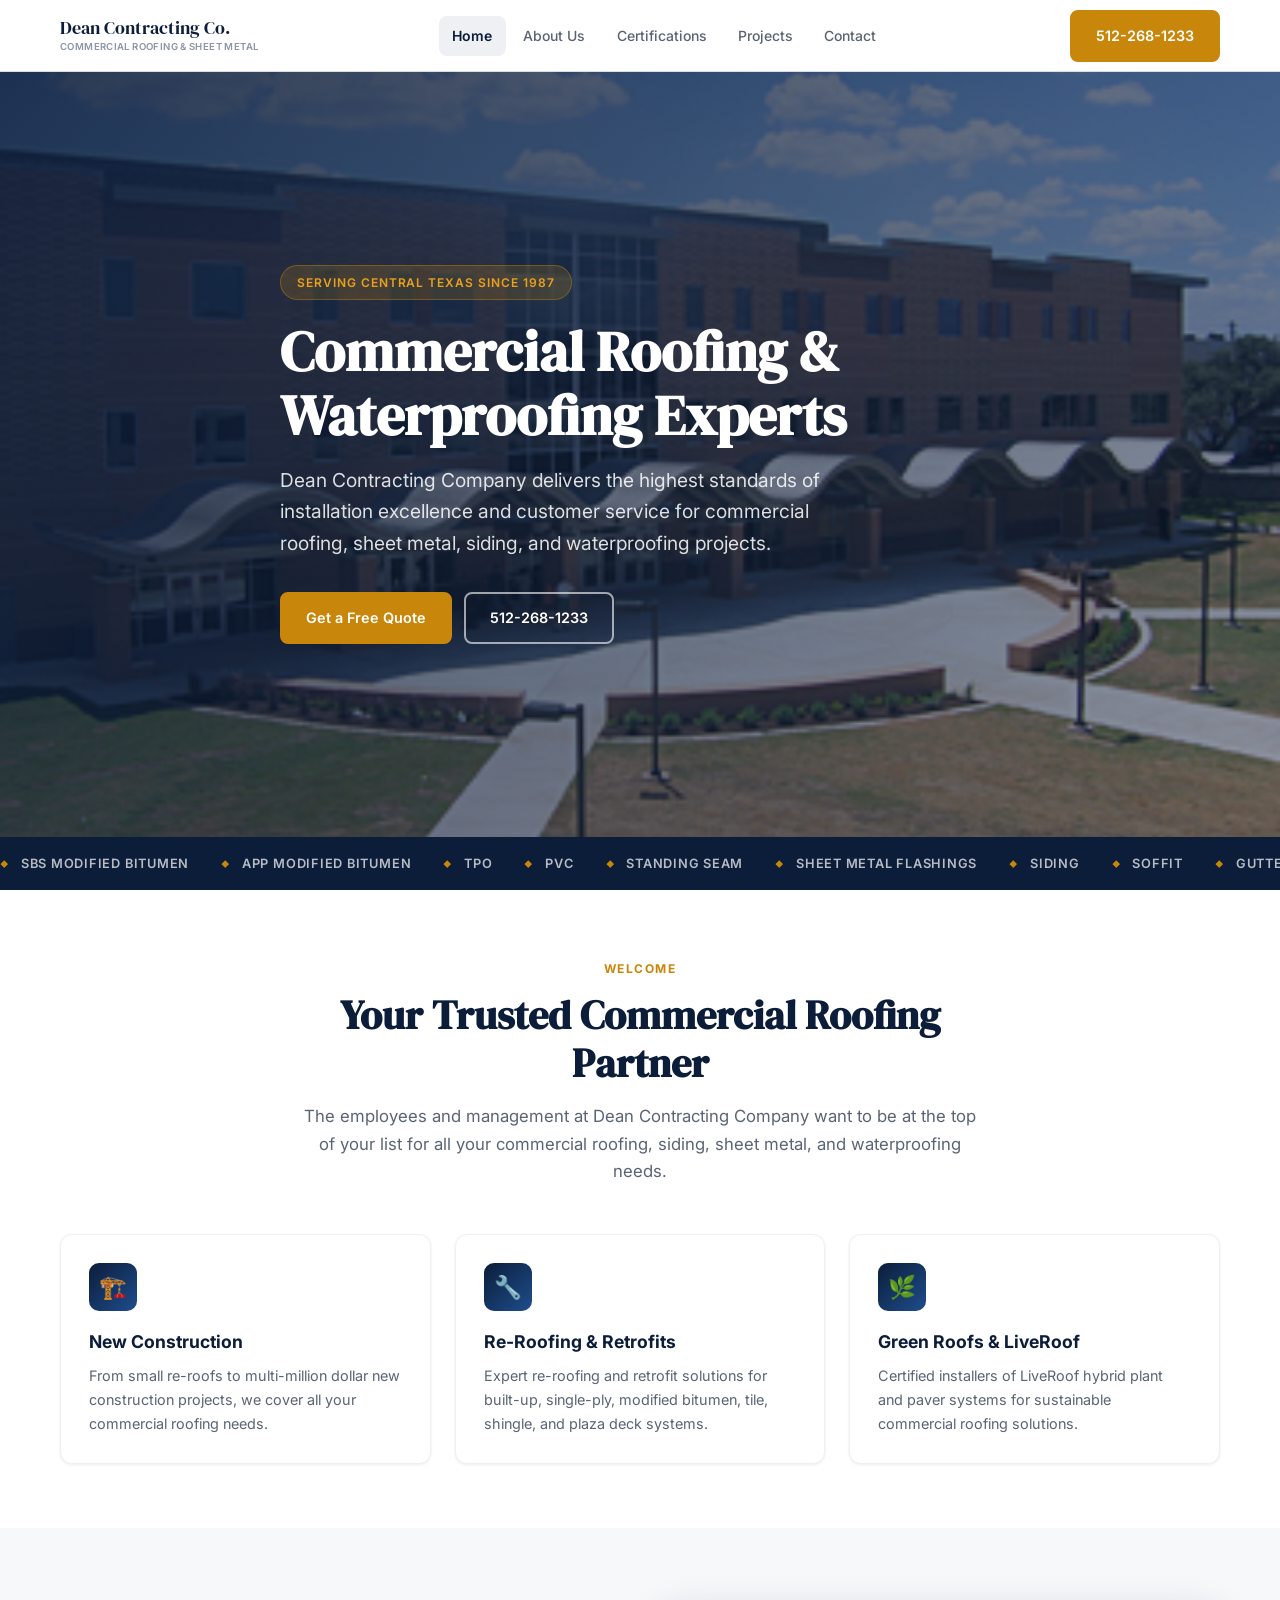
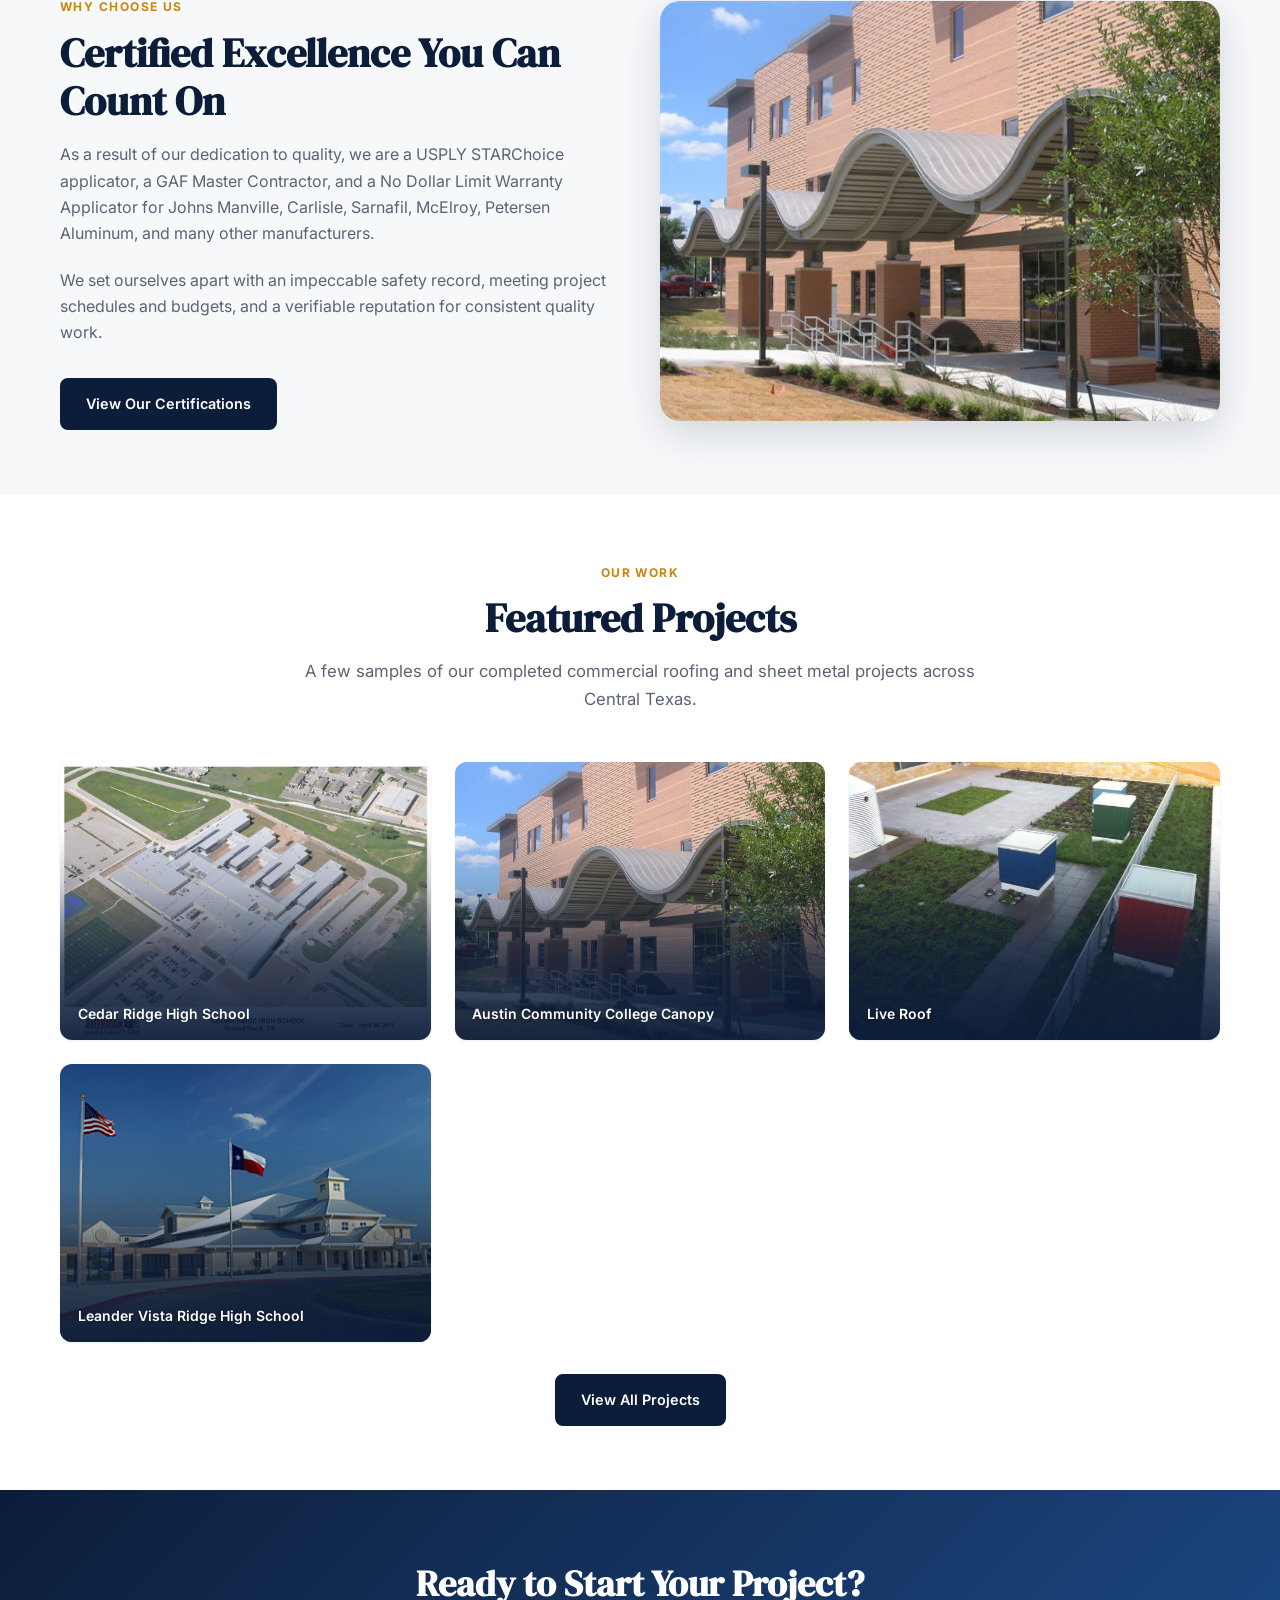
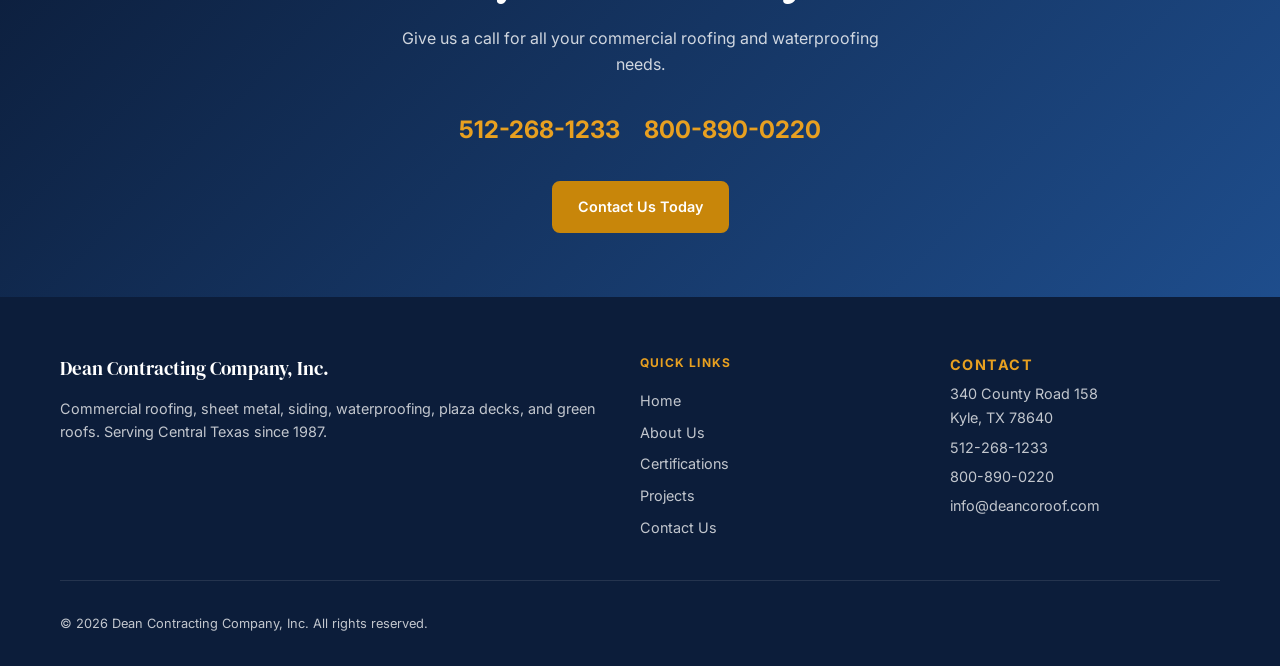
<file: index.html>
<!DOCTYPE html>
<html lang="en">
<head>
  <meta charset="UTF-8">
  <meta name="viewport" content="width=device-width, initial-scale=1.0">
  <meta name="description" content="Dean Contracting Company, Inc. — Commercial roofing, sheet metal, siding, waterproofing, plaza decks, and green roofs in Central Texas since 1987.">
  <title>Dean Contracting Company, Inc. | Commercial Roofing &amp; Sheet Metal</title>
  <link rel="preconnect" href="https://fonts.googleapis.com">
  <link rel="preconnect" href="https://fonts.gstatic.com" crossorigin>
  <link href="https://fonts.googleapis.com/css2?family=DM+Serif+Display&family=Inter:wght@400;500;600;700&display=swap" rel="stylesheet">
  <link rel="stylesheet" href="css/styles.css">
</head>
<body>
  <div id="site-header-slot"></div>

  <section class="hero">
    <div class="hero__bg">
      <img src="images/hero.jpg" alt="Austin Community College South Austin Campus roofing project">
      <div class="hero__overlay"></div>
    </div>
    <div class="container hero__content">
      <span class="hero__badge">Serving Central Texas Since 1987</span>
      <h1 class="hero__title">Commercial Roofing &amp; Waterproofing Experts</h1>
      <p class="hero__subtitle">Dean Contracting Company delivers the highest standards of installation excellence and customer service for commercial roofing, sheet metal, siding, and waterproofing projects.</p>
      <div class="hero__actions">
        <a href="contact.html" class="btn btn--primary">Get a Free Quote</a>
        <a href="tel:5122681233" class="btn btn--outline">512-268-1233</a>
      </div>
    </div>
  </section>

  <div class="services-bar" aria-hidden="true">
    <div class="services-bar__track">
      <span class="services-bar__item">SBS Modified Bitumen</span>
      <span class="services-bar__item">APP Modified Bitumen</span>
      <span class="services-bar__item">TPO</span>
      <span class="services-bar__item">PVC</span>
      <span class="services-bar__item">Standing Seam</span>
      <span class="services-bar__item">Sheet Metal Flashings</span>
      <span class="services-bar__item">Siding</span>
      <span class="services-bar__item">Soffit</span>
      <span class="services-bar__item">Gutters</span>
      <span class="services-bar__item">Scuppers</span>
      <span class="services-bar__item">Retrofits</span>
      <span class="services-bar__item">Custom Fabrications</span>
      <span class="services-bar__item">SBS Modified Bitumen</span>
      <span class="services-bar__item">APP Modified Bitumen</span>
      <span class="services-bar__item">TPO</span>
      <span class="services-bar__item">PVC</span>
      <span class="services-bar__item">Standing Seam</span>
      <span class="services-bar__item">Sheet Metal Flashings</span>
      <span class="services-bar__item">Siding</span>
      <span class="services-bar__item">Soffit</span>
      <span class="services-bar__item">Gutters</span>
      <span class="services-bar__item">Scuppers</span>
      <span class="services-bar__item">Retrofits</span>
      <span class="services-bar__item">Custom Fabrications</span>
    </div>
  </div>

  <section class="section">
    <div class="container">
      <div class="section__header">
        <span class="section__label">Welcome</span>
        <h2 class="section__title">Your Trusted Commercial Roofing Partner</h2>
        <p class="section__desc">The employees and management at Dean Contracting Company want to be at the top of your list for all your commercial roofing, siding, sheet metal, and waterproofing needs.</p>
      </div>
      <div class="card-grid card-grid--3">
        <div class="card">
          <div class="card__icon">🏗️</div>
          <h3 class="card__title">New Construction</h3>
          <p class="card__text">From small re-roofs to multi-million dollar new construction projects, we cover all your commercial roofing needs.</p>
        </div>
        <div class="card">
          <div class="card__icon">🔧</div>
          <h3 class="card__title">Re-Roofing &amp; Retrofits</h3>
          <p class="card__text">Expert re-roofing and retrofit solutions for built-up, single-ply, modified bitumen, tile, shingle, and plaza deck systems.</p>
        </div>
        <div class="card">
          <div class="card__icon">🌿</div>
          <h3 class="card__title">Green Roofs &amp; LiveRoof</h3>
          <p class="card__text">Certified installers of LiveRoof hybrid plant and paver systems for sustainable commercial roofing solutions.</p>
        </div>
      </div>
    </div>
  </section>

  <section class="section section--alt">
    <div class="container">
      <div class="two-col">
        <div>
          <span class="section__label">Why Choose Us</span>
          <h2 class="section__title">Certified Excellence You Can Count On</h2>
          <div class="prose">
            <p>As a result of our dedication to quality, we are a USPLY STARChoice applicator, a GAF Master Contractor, and a No Dollar Limit Warranty Applicator for Johns Manville, Carlisle, Sarnafil, McElroy, Petersen Aluminum, and many other manufacturers.</p>
            <p>We set ourselves apart with an impeccable safety record, meeting project schedules and budgets, and a verifiable reputation for consistent quality work.</p>
          </div>
          <a href="certifications.html" class="btn btn--navy mt-2">View Our Certifications</a>
        </div>
        <div class="two-col__image">
          <img src="images/projects/austin-community-college-canopy.jpg" alt="Austin Community College canopy project">
        </div>
      </div>
    </div>
  </section>

  <section class="section">
    <div class="container">
      <div class="section__header">
        <span class="section__label">Our Work</span>
        <h2 class="section__title">Featured Projects</h2>
        <p class="section__desc">A few samples of our completed commercial roofing and sheet metal projects across Central Texas.</p>
      </div>
      <div class="gallery" id="home-project-preview"></div>
      <p class="text-center mt-2">
        <a href="projects.html" class="btn btn--navy">View All Projects</a>
      </p>
    </div>
  </section>

  <section class="cta-banner">
    <div class="container">
      <h2 class="cta-banner__title">Ready to Start Your Project?</h2>
      <p class="cta-banner__desc">Give us a call for all your commercial roofing and waterproofing needs.</p>
      <div class="cta-banner__phones">
        <span class="cta-banner__phone"><a href="tel:5122681233">512-268-1233</a></span>
        <span class="cta-banner__phone"><a href="tel:8008900220">800-890-0220</a></span>
      </div>
      <a href="contact.html" class="btn btn--primary">Contact Us Today</a>
    </div>
  </section>

  <div id="site-footer-slot"></div>
  <script src="js/main.js"></script>
</body>
</html>
</file>
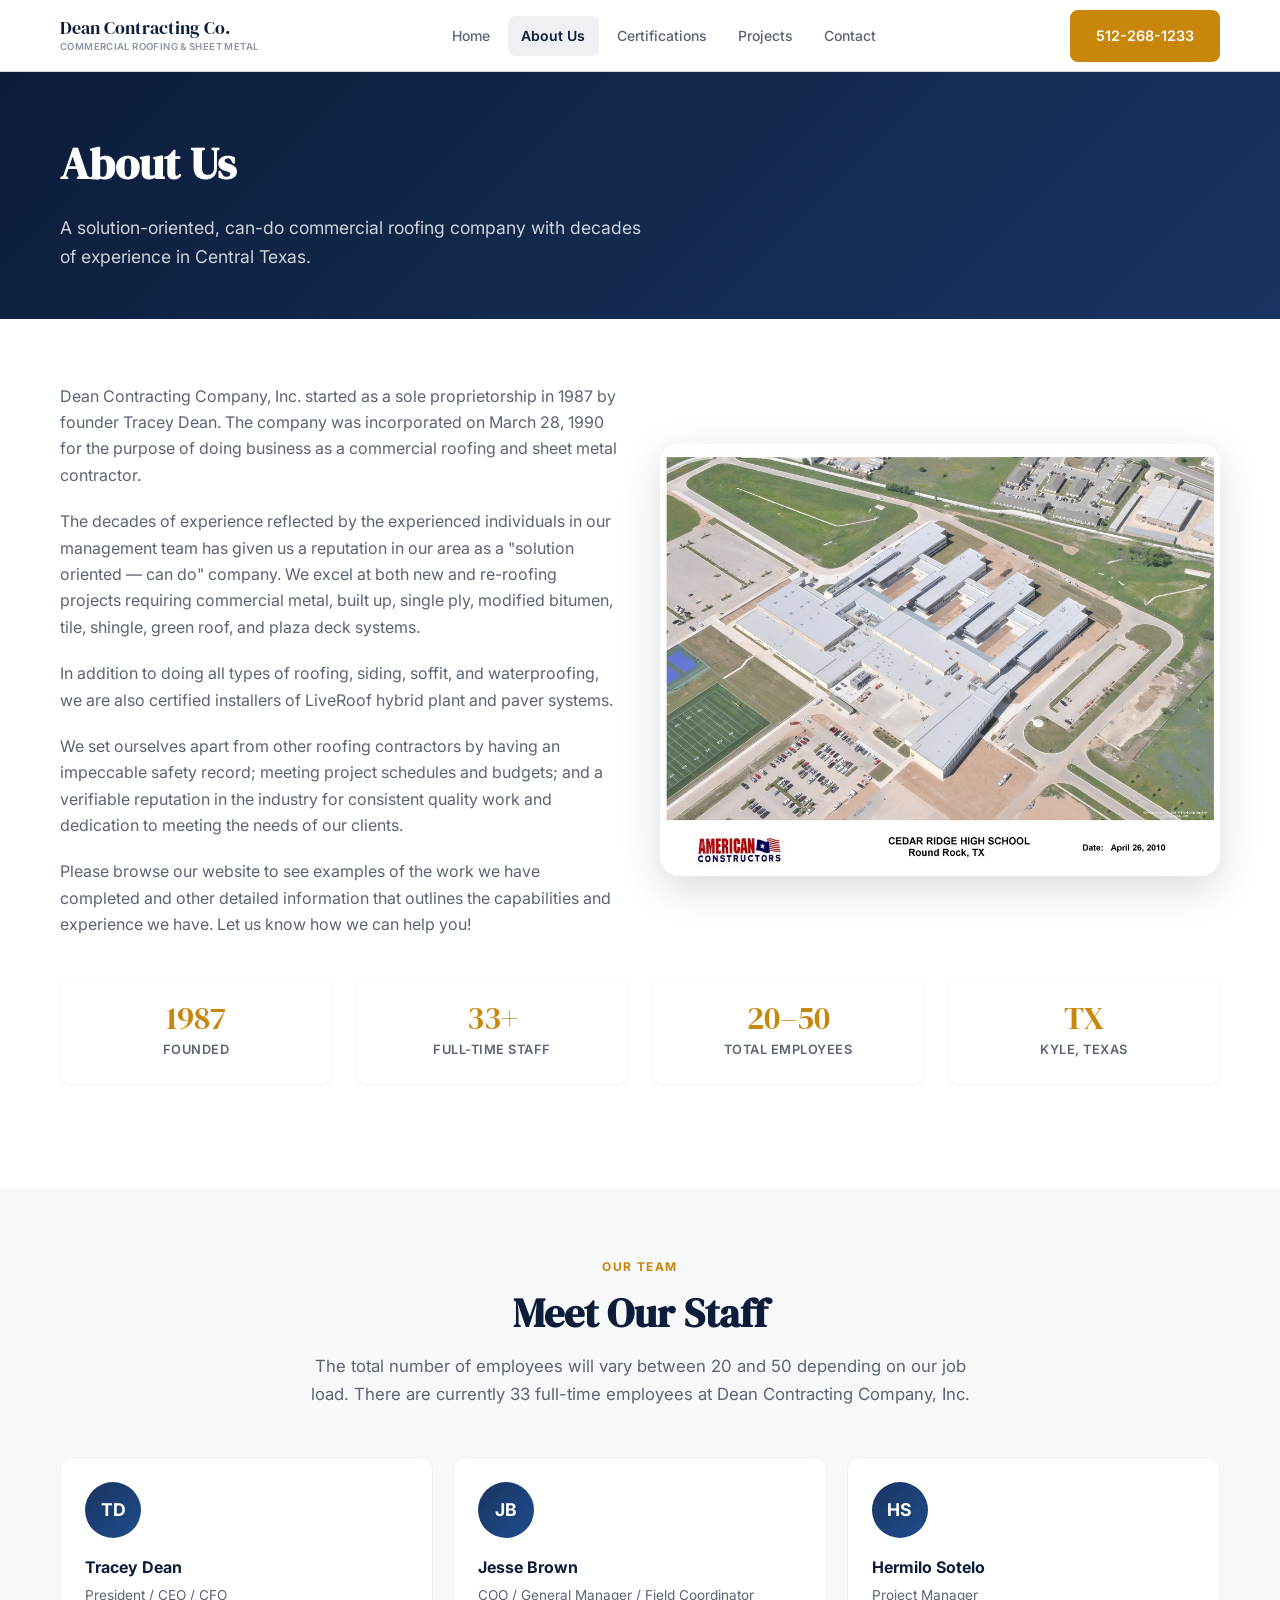
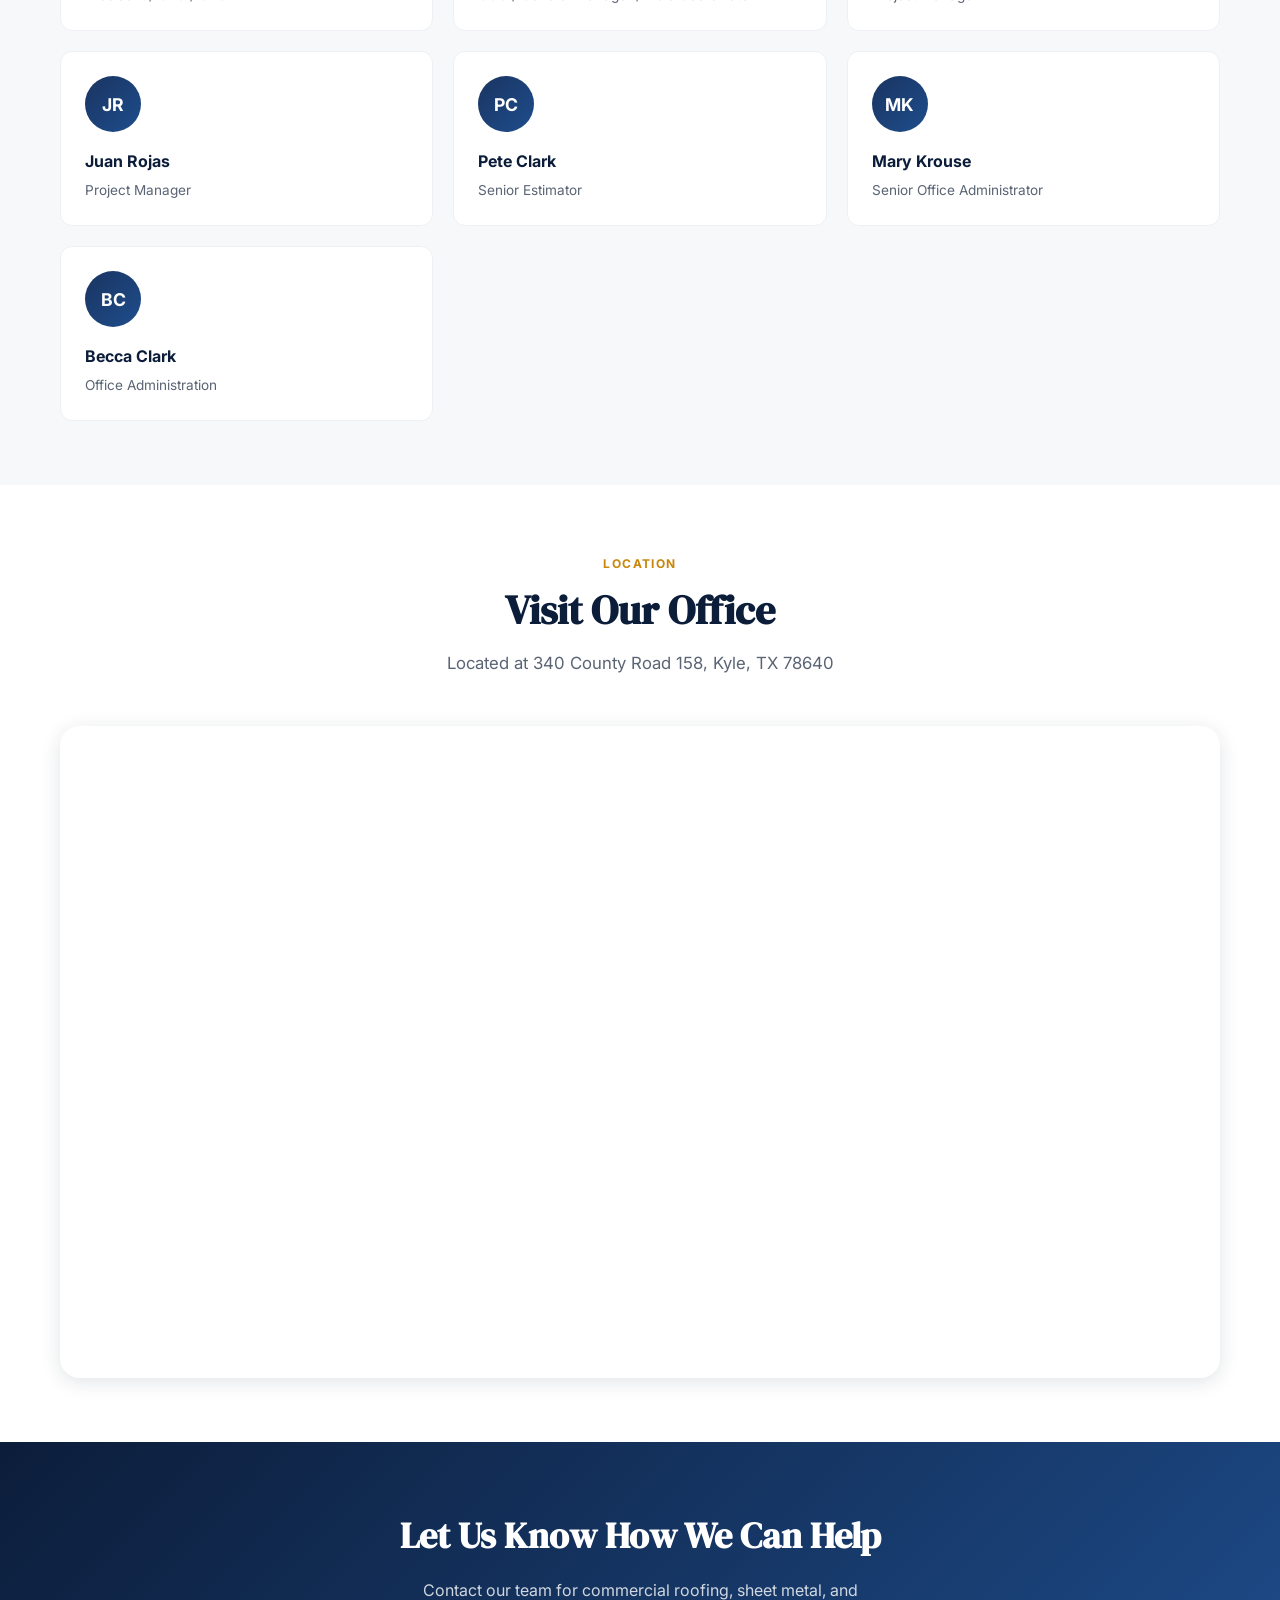
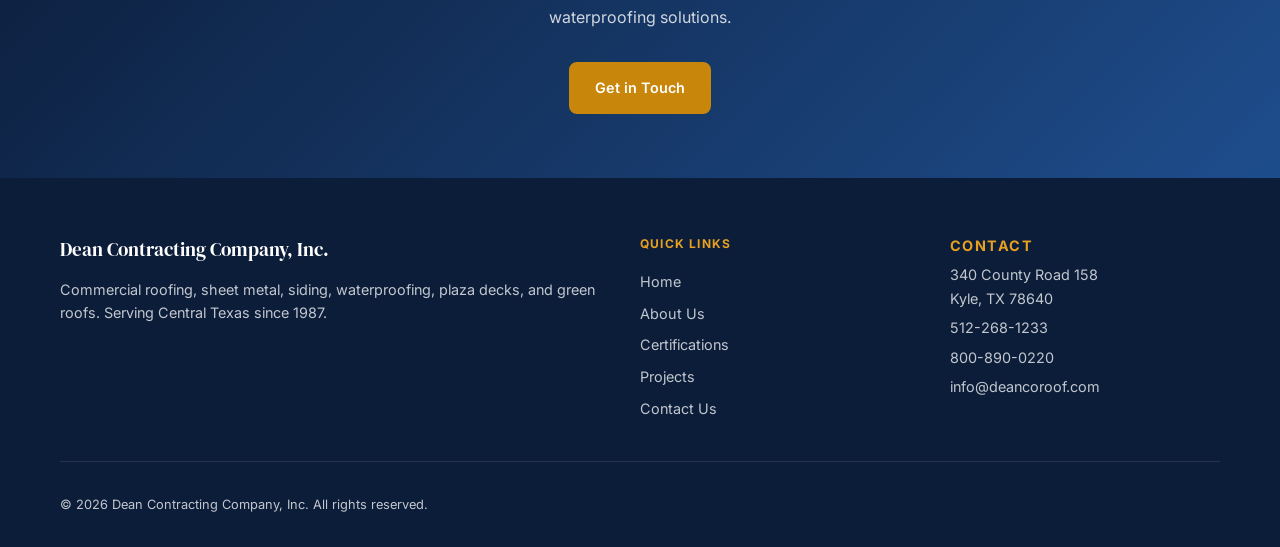
<file: about.html>
<!DOCTYPE html>
<html lang="en">
<head>
  <meta charset="UTF-8">
  <meta name="viewport" content="width=device-width, initial-scale=1.0">
  <meta name="description" content="Learn about Dean Contracting Company — a solution-oriented commercial roofing contractor serving Central Texas since 1987.">
  <title>About Us | Dean Contracting Company, Inc.</title>
  <link rel="preconnect" href="https://fonts.googleapis.com">
  <link rel="preconnect" href="https://fonts.gstatic.com" crossorigin>
  <link href="https://fonts.googleapis.com/css2?family=DM+Serif+Display&family=Inter:wght@400;500;600;700&display=swap" rel="stylesheet">
  <link rel="stylesheet" href="css/styles.css">
</head>
<body>
  <div id="site-header-slot"></div>

  <section class="page-hero">
    <div class="container">
      <h1 class="page-hero__title">About Us</h1>
      <p class="page-hero__desc">A solution-oriented, can-do commercial roofing company with decades of experience in Central Texas.</p>
    </div>
  </section>

  <section class="section">
    <div class="container">
      <div class="two-col">
        <div class="prose">
          <p>Dean Contracting Company, Inc. started as a sole proprietorship in 1987 by founder Tracey Dean. The company was incorporated on March 28, 1990 for the purpose of doing business as a commercial roofing and sheet metal contractor.</p>
          <p>The decades of experience reflected by the experienced individuals in our management team has given us a reputation in our area as a "solution oriented — can do" company. We excel at both new and re-roofing projects requiring commercial metal, built up, single ply, modified bitumen, tile, shingle, green roof, and plaza deck systems.</p>
          <p>In addition to doing all types of roofing, siding, soffit, and waterproofing, we are also certified installers of LiveRoof hybrid plant and paver systems.</p>
          <p>We set ourselves apart from other roofing contractors by having an impeccable safety record; meeting project schedules and budgets; and a verifiable reputation in the industry for consistent quality work and dedication to meeting the needs of our clients.</p>
          <p>Please browse our website to see examples of the work we have completed and other detailed information that outlines the capabilities and experience we have. Let us know how we can help you!</p>
        </div>
        <div class="two-col__image">
          <img src="images/projects/cedar-ridge-high-school.jpg" alt="Cedar Ridge High School roofing project">
        </div>
      </div>

      <div class="stats-row">
        <div class="stat">
          <p class="stat__number">1987</p>
          <p class="stat__label">Founded</p>
        </div>
        <div class="stat">
          <p class="stat__number">33+</p>
          <p class="stat__label">Full-Time Staff</p>
        </div>
        <div class="stat">
          <p class="stat__number">20–50</p>
          <p class="stat__label">Total Employees</p>
        </div>
        <div class="stat">
          <p class="stat__number">TX</p>
          <p class="stat__label">Kyle, Texas</p>
        </div>
      </div>
    </div>
  </section>

  <section class="section section--alt">
    <div class="container">
      <div class="section__header">
        <span class="section__label">Our Team</span>
        <h2 class="section__title">Meet Our Staff</h2>
        <p class="section__desc">The total number of employees will vary between 20 and 50 depending on our job load. There are currently 33 full-time employees at Dean Contracting Company, Inc.</p>
      </div>
      <div class="team-grid">
        <div class="team-card">
          <div class="team-card__avatar">TD</div>
          <p class="team-card__name">Tracey Dean</p>
          <p class="team-card__role">President / CEO / CFO</p>
        </div>
        <div class="team-card">
          <div class="team-card__avatar">JB</div>
          <p class="team-card__name">Jesse Brown</p>
          <p class="team-card__role">COO / General Manager / Field Coordinator</p>
        </div>
        <div class="team-card">
          <div class="team-card__avatar">HS</div>
          <p class="team-card__name">Hermilo Sotelo</p>
          <p class="team-card__role">Project Manager</p>
        </div>
        <div class="team-card">
          <div class="team-card__avatar">JR</div>
          <p class="team-card__name">Juan Rojas</p>
          <p class="team-card__role">Project Manager</p>
        </div>
        <div class="team-card">
          <div class="team-card__avatar">PC</div>
          <p class="team-card__name">Pete Clark</p>
          <p class="team-card__role">Senior Estimator</p>
        </div>
        <div class="team-card">
          <div class="team-card__avatar">MK</div>
          <p class="team-card__name">Mary Krouse</p>
          <p class="team-card__role">Senior Office Administrator</p>
        </div>
        <div class="team-card">
          <div class="team-card__avatar">BC</div>
          <p class="team-card__name">Becca Clark</p>
          <p class="team-card__role">Office Administration</p>
        </div>
      </div>
    </div>
  </section>

  <section class="section">
    <div class="container">
      <div class="section__header">
        <span class="section__label">Location</span>
        <h2 class="section__title">Visit Our Office</h2>
        <p class="section__desc">Located at 340 County Road 158, Kyle, TX 78640</p>
      </div>
      <div class="map-container">
        <iframe
          title="Dean Contracting Company location map"
          loading="lazy"
          referrerpolicy="no-referrer-when-downgrade"
          src="https://maps.google.com/maps?q=340+County+Road+158,+Kyle,+TX+78640&output=embed">
        </iframe>
      </div>
    </div>
  </section>

  <section class="cta-banner">
    <div class="container">
      <h2 class="cta-banner__title">Let Us Know How We Can Help</h2>
      <p class="cta-banner__desc">Contact our team for commercial roofing, sheet metal, and waterproofing solutions.</p>
      <a href="contact.html" class="btn btn--primary">Get in Touch</a>
    </div>
  </section>

  <div id="site-footer-slot"></div>
  <script src="js/main.js"></script>
</body>
</html>
</file>
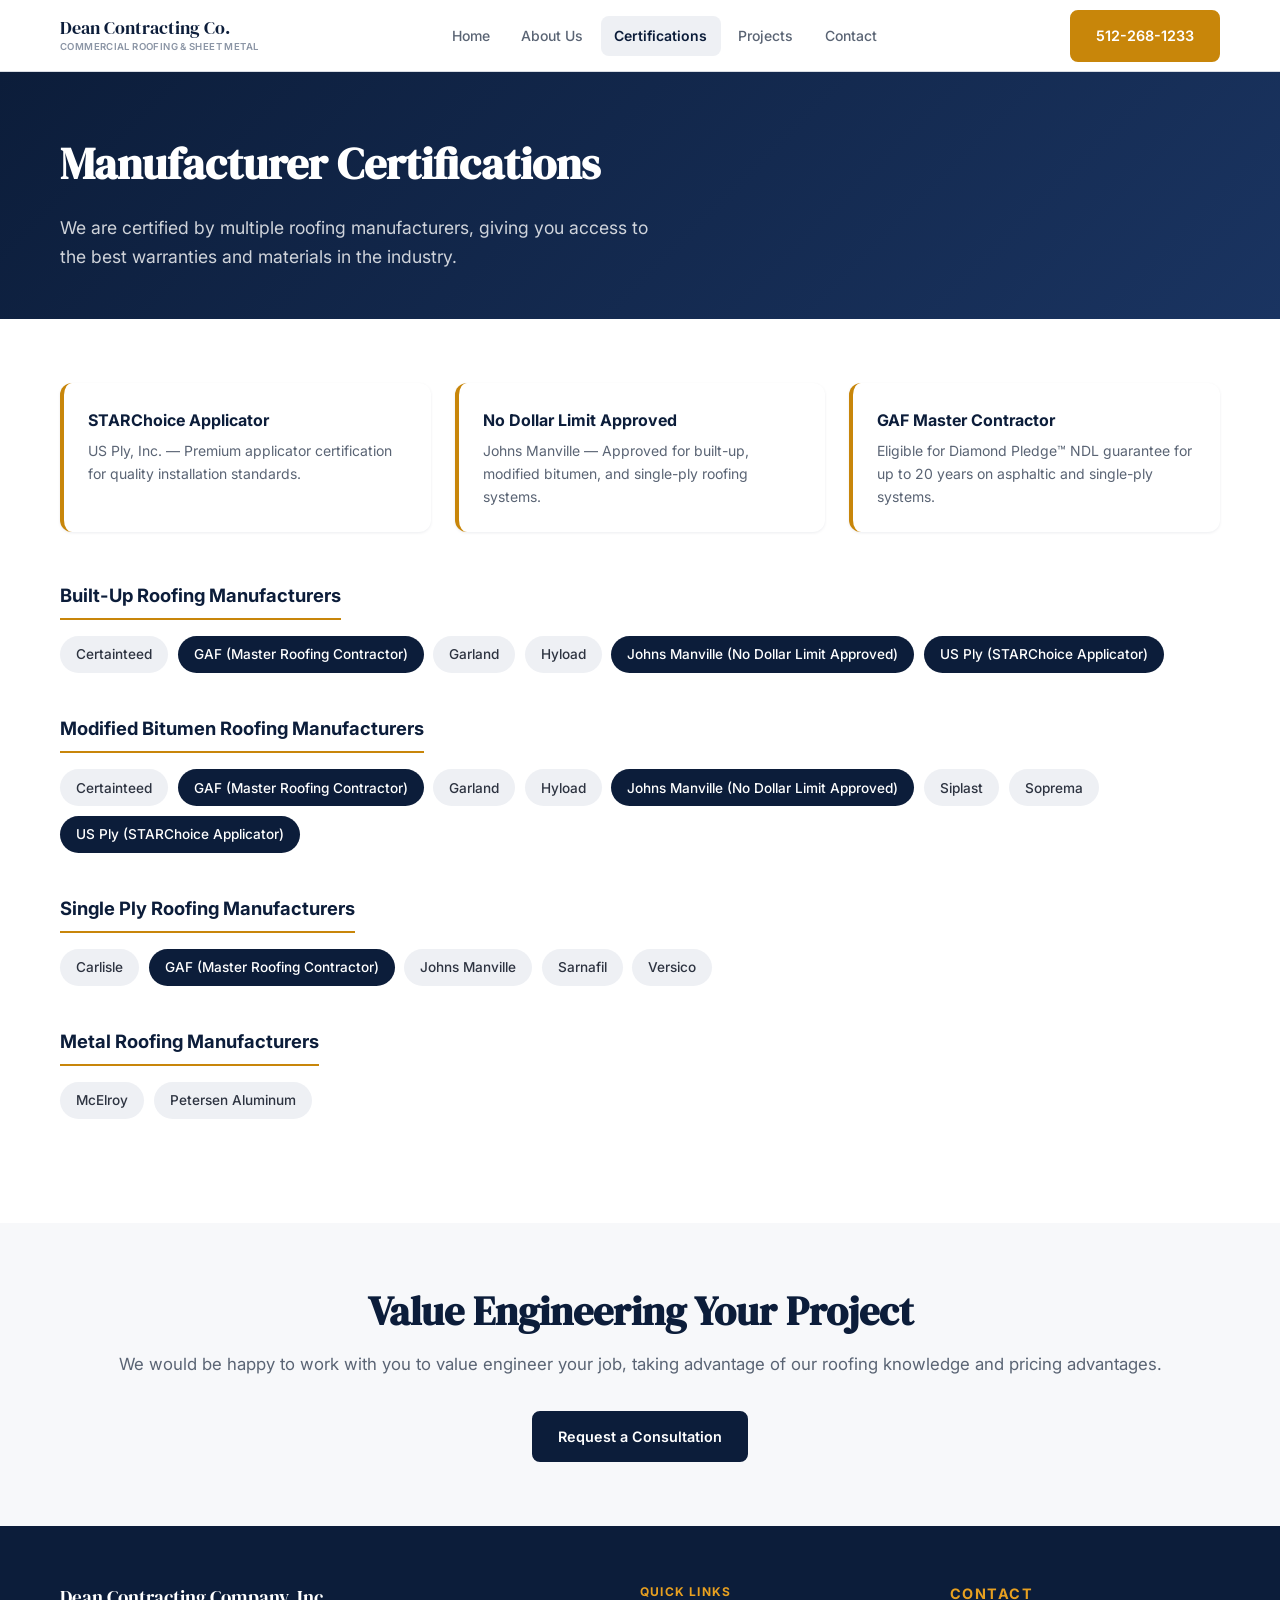
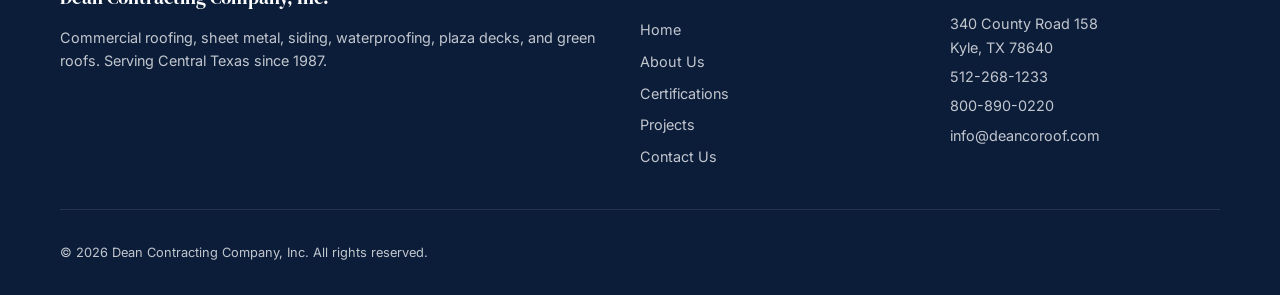
<file: certifications.html>
<!DOCTYPE html>
<html lang="en">
<head>
  <meta charset="UTF-8">
  <meta name="viewport" content="width=device-width, initial-scale=1.0">
  <meta name="description" content="Dean Contracting Company manufacturer certifications — GAF Master Contractor, USPLY STARChoice, Johns Manville NDL, and more.">
  <title>Manufacturer Certifications | Dean Contracting Company, Inc.</title>
  <link rel="preconnect" href="https://fonts.googleapis.com">
  <link rel="preconnect" href="https://fonts.gstatic.com" crossorigin>
  <link href="https://fonts.googleapis.com/css2?family=DM+Serif+Display&family=Inter:wght@400;500;600;700&display=swap" rel="stylesheet">
  <link rel="stylesheet" href="css/styles.css">
</head>
<body>
  <div id="site-header-slot"></div>

  <section class="page-hero">
    <div class="container">
      <h1 class="page-hero__title">Manufacturer Certifications</h1>
      <p class="page-hero__desc">We are certified by multiple roofing manufacturers, giving you access to the best warranties and materials in the industry.</p>
    </div>
  </section>

  <section class="section">
    <div class="container">
      <div class="cert-highlight">
        <div class="cert-badge">
          <p class="cert-badge__title">STARChoice Applicator</p>
          <p class="cert-badge__desc">US Ply, Inc. — Premium applicator certification for quality installation standards.</p>
        </div>
        <div class="cert-badge">
          <p class="cert-badge__title">No Dollar Limit Approved</p>
          <p class="cert-badge__desc">Johns Manville — Approved for built-up, modified bitumen, and single-ply roofing systems.</p>
        </div>
        <div class="cert-badge">
          <p class="cert-badge__title">GAF Master Contractor</p>
          <p class="cert-badge__desc">Eligible for Diamond Pledge™ NDL guarantee for up to 20 years on asphaltic and single-ply systems.</p>
        </div>
      </div>

      <div class="cert-category">
        <h2 class="cert-category__title">Built-Up Roofing Manufacturers</h2>
        <ul class="cert-list">
          <li class="cert-list__item">Certainteed</li>
          <li class="cert-list__item cert-list__item--featured">GAF (Master Roofing Contractor)</li>
          <li class="cert-list__item">Garland</li>
          <li class="cert-list__item">Hyload</li>
          <li class="cert-list__item cert-list__item--featured">Johns Manville (No Dollar Limit Approved)</li>
          <li class="cert-list__item cert-list__item--featured">US Ply (STARChoice Applicator)</li>
        </ul>
      </div>

      <div class="cert-category">
        <h2 class="cert-category__title">Modified Bitumen Roofing Manufacturers</h2>
        <ul class="cert-list">
          <li class="cert-list__item">Certainteed</li>
          <li class="cert-list__item cert-list__item--featured">GAF (Master Roofing Contractor)</li>
          <li class="cert-list__item">Garland</li>
          <li class="cert-list__item">Hyload</li>
          <li class="cert-list__item cert-list__item--featured">Johns Manville (No Dollar Limit Approved)</li>
          <li class="cert-list__item">Siplast</li>
          <li class="cert-list__item">Soprema</li>
          <li class="cert-list__item cert-list__item--featured">US Ply (STARChoice Applicator)</li>
        </ul>
      </div>

      <div class="cert-category">
        <h2 class="cert-category__title">Single Ply Roofing Manufacturers</h2>
        <ul class="cert-list">
          <li class="cert-list__item">Carlisle</li>
          <li class="cert-list__item cert-list__item--featured">GAF (Master Roofing Contractor)</li>
          <li class="cert-list__item">Johns Manville</li>
          <li class="cert-list__item">Sarnafil</li>
          <li class="cert-list__item">Versico</li>
        </ul>
      </div>

      <div class="cert-category">
        <h2 class="cert-category__title">Metal Roofing Manufacturers</h2>
        <ul class="cert-list">
          <li class="cert-list__item">McElroy</li>
          <li class="cert-list__item">Petersen Aluminum</li>
        </ul>
      </div>
    </div>
  </section>

  <section class="section section--alt">
    <div class="container text-center">
      <h2 class="section__title">Value Engineering Your Project</h2>
      <p class="section__desc" style="margin: 0 auto 2rem;">We would be happy to work with you to value engineer your job, taking advantage of our roofing knowledge and pricing advantages.</p>
      <a href="contact.html" class="btn btn--navy">Request a Consultation</a>
    </div>
  </section>

  <div id="site-footer-slot"></div>
  <script src="js/main.js"></script>
</body>
</html>
</file>
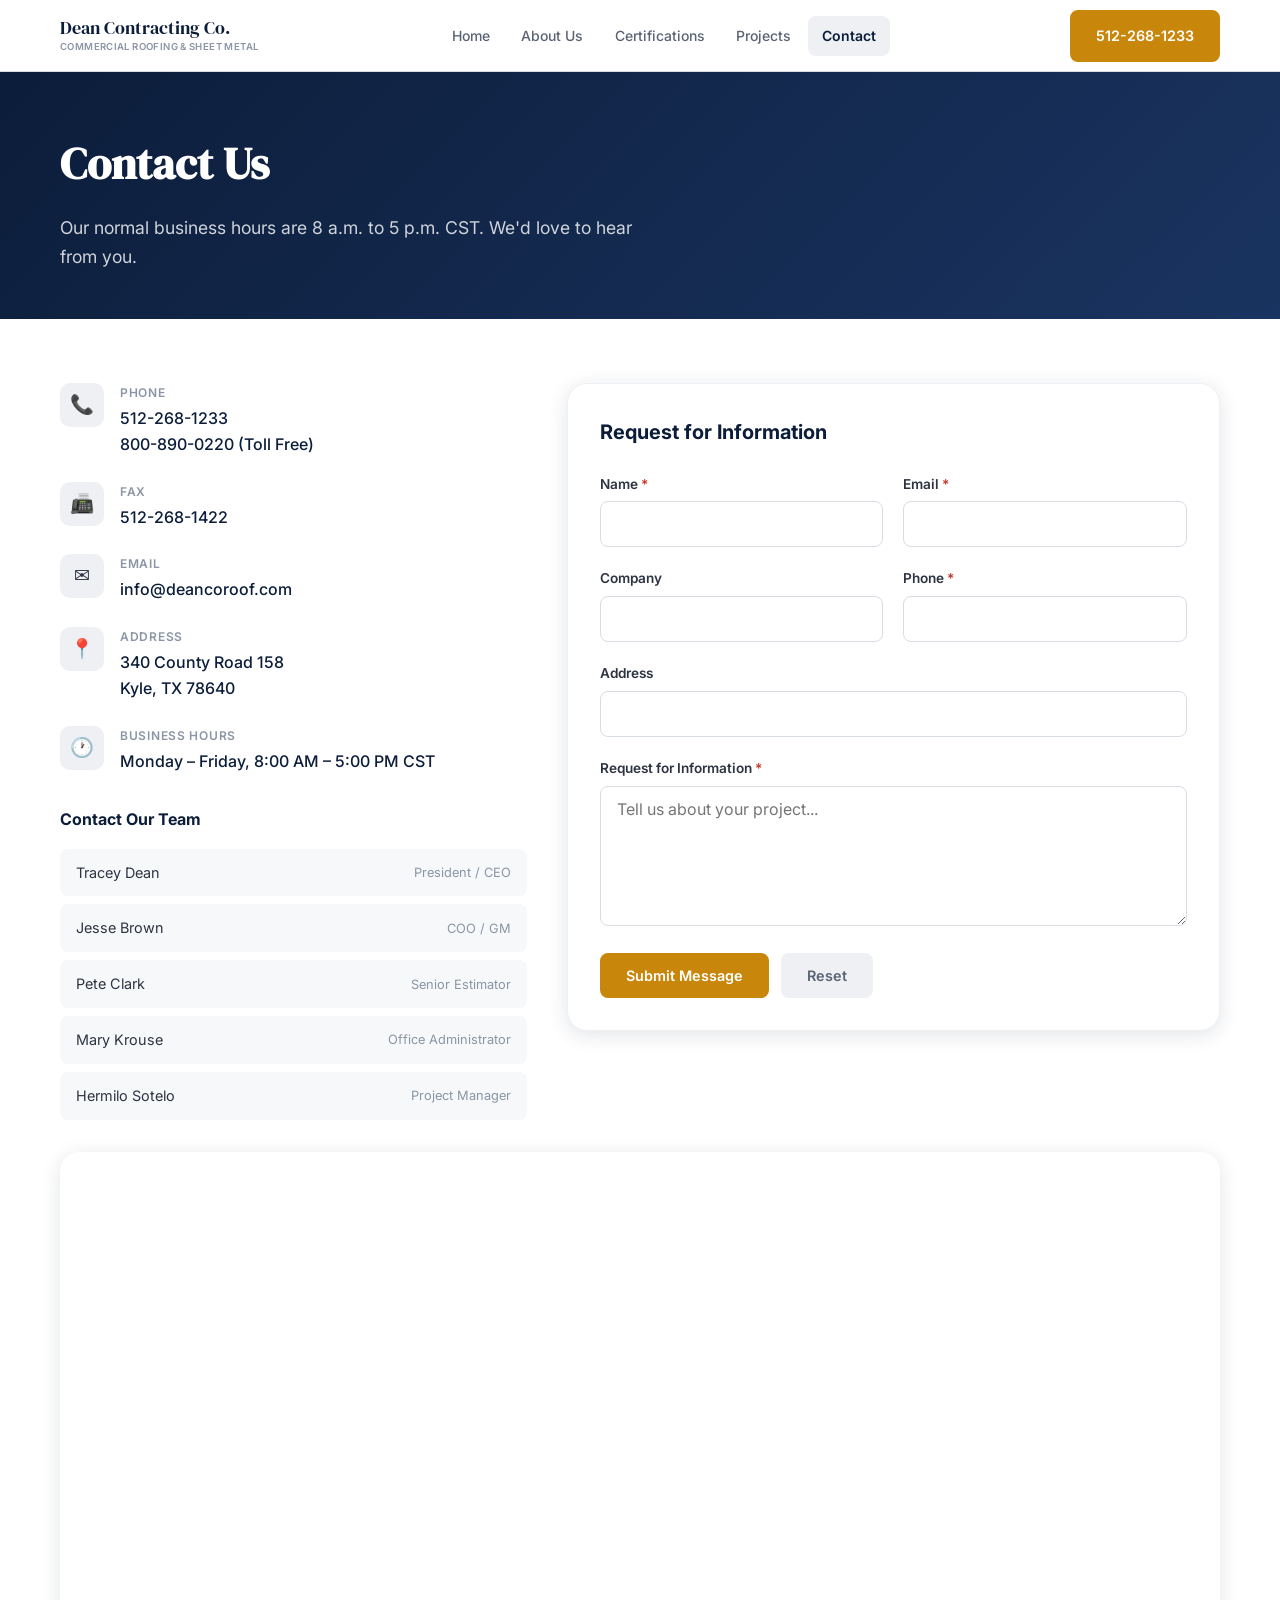
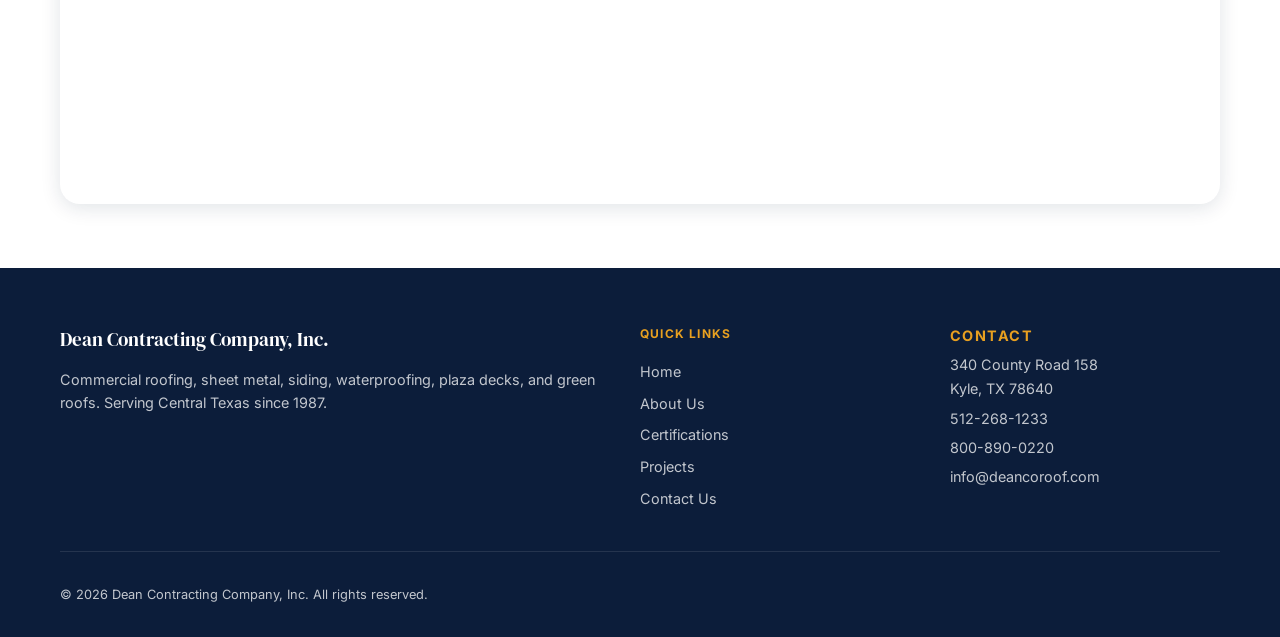
<file: contact.html>
<!DOCTYPE html>
<html lang="en">
<head>
  <meta charset="UTF-8">
  <meta name="viewport" content="width=device-width, initial-scale=1.0">
  <meta name="description" content="Contact Dean Contracting Company in Kyle, TX. Call 512-268-1233 or request information about commercial roofing services.">
  <title>Contact Us | Dean Contracting Company, Inc.</title>
  <link rel="preconnect" href="https://fonts.googleapis.com">
  <link rel="preconnect" href="https://fonts.gstatic.com" crossorigin>
  <link href="https://fonts.googleapis.com/css2?family=DM+Serif+Display&family=Inter:wght@400;500;600;700&display=swap" rel="stylesheet">
  <link rel="stylesheet" href="css/styles.css">
</head>
<body>
  <div id="site-header-slot"></div>

  <section class="page-hero">
    <div class="container">
      <h1 class="page-hero__title">Contact Us</h1>
      <p class="page-hero__desc">Our normal business hours are 8 a.m. to 5 p.m. CST. We'd love to hear from you.</p>
    </div>
  </section>

  <section class="section">
    <div class="container">
      <div class="contact-grid">
        <div class="contact-info">
          <div class="contact-info__item">
            <div class="contact-info__icon">📞</div>
            <div>
              <p class="contact-info__label">Phone</p>
              <p class="contact-info__value"><a href="tel:5122681233">512-268-1233</a></p>
              <p class="contact-info__value"><a href="tel:8008900220">800-890-0220</a> (Toll Free)</p>
            </div>
          </div>
          <div class="contact-info__item">
            <div class="contact-info__icon">📠</div>
            <div>
              <p class="contact-info__label">Fax</p>
              <p class="contact-info__value">512-268-1422</p>
            </div>
          </div>
          <div class="contact-info__item">
            <div class="contact-info__icon">✉️</div>
            <div>
              <p class="contact-info__label">Email</p>
              <p class="contact-info__value"><a href="mailto:info@deancoroof.com">info@deancoroof.com</a></p>
            </div>
          </div>
          <div class="contact-info__item">
            <div class="contact-info__icon">📍</div>
            <div>
              <p class="contact-info__label">Address</p>
              <p class="contact-info__value">340 County Road 158<br>Kyle, TX 78640</p>
            </div>
          </div>
          <div class="contact-info__item">
            <div class="contact-info__icon">🕐</div>
            <div>
              <p class="contact-info__label">Business Hours</p>
              <p class="contact-info__value">Monday – Friday, 8:00 AM – 5:00 PM CST</p>
            </div>
          </div>

          <div class="contact-team">
            <p class="contact-team__title">Contact Our Team</p>
            <div class="contact-team__list">
              <a href="mailto:info@deancoroof.com?subject=Contact%20Tracey%20Dean" class="contact-team__link">
                <span>Tracey Dean</span>
                <span class="contact-team__role">President / CEO</span>
              </a>
              <a href="mailto:info@deancoroof.com?subject=Contact%20Jesse%20Brown" class="contact-team__link">
                <span>Jesse Brown</span>
                <span class="contact-team__role">COO / GM</span>
              </a>
              <a href="mailto:info@deancoroof.com?subject=Contact%20Pete%20Clark" class="contact-team__link">
                <span>Pete Clark</span>
                <span class="contact-team__role">Senior Estimator</span>
              </a>
              <a href="mailto:info@deancoroof.com?subject=Contact%20Mary%20Krouse" class="contact-team__link">
                <span>Mary Krouse</span>
                <span class="contact-team__role">Office Administrator</span>
              </a>
              <a href="mailto:info@deancoroof.com?subject=Contact%20Hermilo%20Sotelo" class="contact-team__link">
                <span>Hermilo Sotelo</span>
                <span class="contact-team__role">Project Manager</span>
              </a>
            </div>
          </div>
        </div>

        <div class="form" id="contact-form-wrapper">
          <h2 class="form__title">Request for Information</h2>
          <div class="form__success" id="form-success">Your email client should open shortly. If it doesn't, please email us directly at info@deancoroof.com.</div>
          <form id="contact-form" novalidate>
            <div class="form__row form__row--2">
              <div class="form__group">
                <label class="form__label form__label--required" for="name">Name</label>
                <input class="form__input" type="text" id="name" name="name" required autocomplete="name">
              </div>
              <div class="form__group">
                <label class="form__label form__label--required" for="email">Email</label>
                <input class="form__input" type="email" id="email" name="email" required autocomplete="email">
              </div>
            </div>
            <div class="form__row form__row--2">
              <div class="form__group">
                <label class="form__label" for="company">Company</label>
                <input class="form__input" type="text" id="company" name="company" autocomplete="organization">
              </div>
              <div class="form__group">
                <label class="form__label form__label--required" for="phone">Phone</label>
                <input class="form__input" type="tel" id="phone" name="phone" required autocomplete="tel">
              </div>
            </div>
            <div class="form__group">
              <label class="form__label" for="address">Address</label>
              <input class="form__input" type="text" id="address" name="address" autocomplete="street-address">
            </div>
            <div class="form__group">
              <label class="form__label form__label--required" for="message">Request for Information</label>
              <textarea class="form__textarea" id="message" name="message" required placeholder="Tell us about your project..."></textarea>
            </div>
            <div class="form__actions">
              <button type="submit" class="btn btn--primary">Submit Message</button>
              <button type="reset" class="btn form__reset">Reset</button>
            </div>
          </form>
        </div>
      </div>

      <div class="map-container">
        <iframe
          title="Driving directions to Dean Contracting Company"
          loading="lazy"
          referrerpolicy="no-referrer-when-downgrade"
          src="https://maps.google.com/maps?q=340+County+Road+158,+Kyle,+TX+78640&output=embed">
        </iframe>
      </div>
    </div>
  </section>

  <div id="site-footer-slot"></div>
  <script src="js/main.js"></script>
</body>
</html>
</file>
<file: css/styles.css>
/* Dean Contracting Company — modern responsive styles */

:root {
  --navy: #0c1d3a;
  --navy-light: #1a3461;
  --blue: #1e4d8c;
  --accent: #c8860a;
  --accent-light: #e8a020;
  --white: #ffffff;
  --off-white: #f7f8fa;
  --gray-100: #eef0f4;
  --gray-200: #d8dce3;
  --gray-400: #8b95a5;
  --gray-600: #5a6474;
  --gray-800: #2d3340;
  --shadow-sm: 0 1px 3px rgba(12, 29, 58, 0.08);
  --shadow-md: 0 4px 20px rgba(12, 29, 58, 0.12);
  --shadow-lg: 0 12px 40px rgba(12, 29, 58, 0.16);
  --radius: 12px;
  --radius-lg: 20px;
  --header-h: 72px;
  --transition: 0.25s ease;
  --font: "Inter", system-ui, -apple-system, sans-serif;
  --font-display: "DM Serif Display", Georgia, serif;
}

*, *::before, *::after {
  box-sizing: border-box;
  margin: 0;
  padding: 0;
}

html {
  scroll-behavior: smooth;
  -webkit-text-size-adjust: 100%;
}

body {
  font-family: var(--font);
  font-size: 1rem;
  line-height: 1.65;
  color: var(--gray-800);
  background: var(--white);
  overflow-x: hidden;
}

img {
  max-width: 100%;
  height: auto;
  display: block;
}

a {
  color: var(--blue);
  text-decoration: none;
  transition: color var(--transition);
}

a:hover {
  color: var(--accent);
}

ul {
  list-style: none;
}

/* ── Layout ── */

.container {
  width: 100%;
  max-width: 1200px;
  margin: 0 auto;
  padding: 0 1.25rem;
}

.section {
  padding: 4rem 0;
}

.section--alt {
  background: var(--off-white);
}

.section__header {
  text-align: center;
  max-width: 680px;
  margin: 0 auto 3rem;
}

.section__label {
  display: inline-block;
  font-size: 0.75rem;
  font-weight: 700;
  letter-spacing: 0.12em;
  text-transform: uppercase;
  color: var(--accent);
  margin-bottom: 0.75rem;
}

.section__title {
  font-family: var(--font-display);
  font-size: clamp(1.75rem, 4vw, 2.5rem);
  color: var(--navy);
  line-height: 1.2;
  margin-bottom: 1rem;
}

.section__desc {
  color: var(--gray-600);
  font-size: 1.05rem;
}

/* ── Header ── */

.site-header {
  position: fixed;
  top: 0;
  left: 0;
  right: 0;
  z-index: 1000;
  height: var(--header-h);
  background: rgba(255, 255, 255, 0.97);
  backdrop-filter: blur(12px);
  border-bottom: 1px solid var(--gray-200);
  transition: box-shadow var(--transition);
}

.site-header.scrolled {
  box-shadow: var(--shadow-md);
}

.site-header__inner {
  display: flex;
  align-items: center;
  justify-content: space-between;
  height: var(--header-h);
  gap: 1rem;
}

.logo {
  display: flex;
  flex-direction: column;
  gap: 0;
  flex-shrink: 0;
}

.logo__name {
  font-family: var(--font-display);
  font-size: clamp(0.95rem, 2.5vw, 1.15rem);
  color: var(--navy);
  line-height: 1.2;
  white-space: nowrap;
}

.logo__tag {
  font-size: 0.6rem;
  font-weight: 600;
  letter-spacing: 0.04em;
  text-transform: uppercase;
  color: var(--gray-400);
  display: none;
}

@media (min-width: 480px) {
  .logo__tag {
    display: block;
  }
}

/* Nav */
.nav {
  display: none;
}

@media (min-width: 900px) {
  .nav {
    display: flex;
    align-items: center;
    gap: 0.25rem;
  }

  .nav__link {
    padding: 0.5rem 0.85rem;
    font-size: 0.875rem;
    font-weight: 500;
    color: var(--gray-600);
    border-radius: 8px;
    transition: background var(--transition), color var(--transition);
  }

  .nav__link:hover,
  .nav__link.active {
    color: var(--navy);
    background: var(--gray-100);
  }

  .nav__link.active {
    font-weight: 600;
  }
}

.header-cta {
  display: none;
}

@media (min-width: 900px) {
  .header-cta {
    display: inline-flex;
  }
}

/* Mobile menu toggle */
.menu-toggle {
  display: flex;
  flex-direction: column;
  justify-content: center;
  gap: 5px;
  width: 44px;
  height: 44px;
  padding: 10px;
  background: none;
  border: none;
  cursor: pointer;
  border-radius: 8px;
  transition: background var(--transition);
}

.menu-toggle:hover {
  background: var(--gray-100);
}

.menu-toggle__bar {
  display: block;
  width: 100%;
  height: 2px;
  background: var(--navy);
  border-radius: 2px;
  transition: transform var(--transition), opacity var(--transition);
}

.menu-toggle.open .menu-toggle__bar:nth-child(1) {
  transform: translateY(7px) rotate(45deg);
}

.menu-toggle.open .menu-toggle__bar:nth-child(2) {
  opacity: 0;
}

.menu-toggle.open .menu-toggle__bar:nth-child(3) {
  transform: translateY(-7px) rotate(-45deg);
}

@media (min-width: 900px) {
  .menu-toggle {
    display: none;
  }
}

/* Mobile nav drawer */
.mobile-nav {
  position: fixed;
  top: var(--header-h);
  left: 0;
  right: 0;
  bottom: 0;
  background: var(--white);
  z-index: 999;
  padding: 1.5rem;
  transform: translateX(100%);
  transition: transform 0.3s ease;
  overflow-y: auto;
}

.mobile-nav.open {
  transform: translateX(0);
}

.mobile-nav__link {
  display: block;
  padding: 1rem 0;
  font-size: 1.1rem;
  font-weight: 500;
  color: var(--navy);
  border-bottom: 1px solid var(--gray-100);
}

.mobile-nav__link.active {
  color: var(--accent);
}

.mobile-nav__cta {
  margin-top: 1.5rem;
}

.mobile-nav__phone {
  display: block;
  margin-top: 1rem;
  font-size: 1.25rem;
  font-weight: 700;
  color: var(--navy);
}

/* ── Buttons ── */

.btn {
  display: inline-flex;
  align-items: center;
  justify-content: center;
  gap: 0.5rem;
  padding: 0.75rem 1.5rem;
  font-family: var(--font);
  font-size: 0.9rem;
  font-weight: 600;
  border-radius: 8px;
  border: 2px solid transparent;
  cursor: pointer;
  transition: all var(--transition);
  text-decoration: none;
  white-space: nowrap;
}

.btn--primary {
  background: var(--accent);
  color: var(--white);
  border-color: var(--accent);
}

.btn--primary:hover {
  background: var(--accent-light);
  border-color: var(--accent-light);
  color: var(--white);
}

.btn--outline {
  background: transparent;
  color: var(--white);
  border-color: rgba(255, 255, 255, 0.6);
}

.btn--outline:hover {
  background: rgba(255, 255, 255, 0.12);
  border-color: var(--white);
  color: var(--white);
}

.btn--navy {
  background: var(--navy);
  color: var(--white);
  border-color: var(--navy);
}

.btn--navy:hover {
  background: var(--navy-light);
  border-color: var(--navy-light);
  color: var(--white);
}

/* ── Hero ── */

.hero {
  position: relative;
  min-height: 85vh;
  display: flex;
  align-items: center;
  margin-top: var(--header-h);
  overflow: hidden;
}

.hero__bg {
  position: absolute;
  inset: 0;
  z-index: 0;
}

.hero__bg img {
  width: 100%;
  height: 100%;
  object-fit: cover;
}

.hero__overlay {
  position: absolute;
  inset: 0;
  background: linear-gradient(
    135deg,
    rgba(12, 29, 58, 0.88) 0%,
    rgba(12, 29, 58, 0.65) 50%,
    rgba(12, 29, 58, 0.45) 100%
  );
}

.hero__content {
  position: relative;
  z-index: 1;
  padding: 4rem 0;
  max-width: 720px;
}

.hero__badge {
  display: inline-block;
  padding: 0.4rem 1rem;
  background: rgba(200, 134, 10, 0.2);
  border: 1px solid rgba(200, 134, 10, 0.4);
  border-radius: 100px;
  font-size: 0.75rem;
  font-weight: 600;
  letter-spacing: 0.08em;
  text-transform: uppercase;
  color: var(--accent-light);
  margin-bottom: 1.25rem;
}

.hero__title {
  font-family: var(--font-display);
  font-size: clamp(2rem, 6vw, 3.5rem);
  color: var(--white);
  line-height: 1.15;
  margin-bottom: 1rem;
}

.hero__subtitle {
  font-size: clamp(1rem, 2.5vw, 1.2rem);
  color: rgba(255, 255, 255, 0.85);
  margin-bottom: 2rem;
  max-width: 560px;
}

.hero__actions {
  display: flex;
  flex-wrap: wrap;
  gap: 0.75rem;
}

/* Page hero (inner pages) */
.page-hero {
  margin-top: var(--header-h);
  padding: 3.5rem 0 3rem;
  background: linear-gradient(135deg, var(--navy) 0%, var(--navy-light) 100%);
  color: var(--white);
}

.page-hero__title {
  font-family: var(--font-display);
  font-size: clamp(2rem, 5vw, 2.75rem);
  margin-bottom: 0.75rem;
}

.page-hero__desc {
  font-size: 1.1rem;
  color: rgba(255, 255, 255, 0.8);
  max-width: 600px;
}

/* ── Services marquee ── */

.services-bar {
  background: var(--navy);
  padding: 1rem 0;
  overflow: hidden;
}

.services-bar__track {
  display: flex;
  gap: 2rem;
  animation: marquee 30s linear infinite;
  white-space: nowrap;
}

.services-bar__item {
  font-size: 0.8rem;
  font-weight: 600;
  letter-spacing: 0.06em;
  text-transform: uppercase;
  color: rgba(255, 255, 255, 0.7);
  flex-shrink: 0;
}

.services-bar__item::before {
  content: "◆";
  color: var(--accent);
  margin-right: 0.75rem;
  font-size: 0.5rem;
  vertical-align: middle;
}

@keyframes marquee {
  0% { transform: translateX(0); }
  100% { transform: translateX(-50%); }
}

/* ── Cards ── */

.card-grid {
  display: grid;
  gap: 1.5rem;
  grid-template-columns: 1fr;
}

@media (min-width: 600px) {
  .card-grid--2 { grid-template-columns: repeat(2, 1fr); }
}

@media (min-width: 768px) {
  .card-grid--3 { grid-template-columns: repeat(3, 1fr); }
  .card-grid--4 { grid-template-columns: repeat(2, 1fr); }
}

@media (min-width: 1024px) {
  .card-grid--4 { grid-template-columns: repeat(4, 1fr); }
}

.card {
  background: var(--white);
  border-radius: var(--radius);
  padding: 1.75rem;
  box-shadow: var(--shadow-sm);
  border: 1px solid var(--gray-100);
  transition: transform var(--transition), box-shadow var(--transition);
}

.card:hover {
  transform: translateY(-4px);
  box-shadow: var(--shadow-md);
}

.card__icon {
  width: 48px;
  height: 48px;
  background: linear-gradient(135deg, var(--navy) 0%, var(--blue) 100%);
  border-radius: 10px;
  display: flex;
  align-items: center;
  justify-content: center;
  font-size: 1.4rem;
  margin-bottom: 1rem;
}

.card__title {
  font-size: 1.1rem;
  font-weight: 700;
  color: var(--navy);
  margin-bottom: 0.5rem;
}

.card__text {
  font-size: 0.9rem;
  color: var(--gray-600);
}

/* ── Certifications ── */

.cert-highlight {
  display: grid;
  gap: 1.5rem;
  margin-bottom: 3rem;
}

@media (min-width: 768px) {
  .cert-highlight {
    grid-template-columns: repeat(3, 1fr);
  }
}

.cert-badge {
  background: var(--white);
  border-radius: var(--radius);
  padding: 1.5rem;
  border-left: 4px solid var(--accent);
  box-shadow: var(--shadow-sm);
}

.cert-badge__title {
  font-weight: 700;
  color: var(--navy);
  margin-bottom: 0.35rem;
}

.cert-badge__desc {
  font-size: 0.875rem;
  color: var(--gray-600);
}

.cert-category {
  margin-bottom: 2.5rem;
}

.cert-category__title {
  font-size: 1.15rem;
  font-weight: 700;
  color: var(--navy);
  margin-bottom: 1rem;
  padding-bottom: 0.5rem;
  border-bottom: 2px solid var(--accent);
  display: inline-block;
}

.cert-list {
  display: flex;
  flex-wrap: wrap;
  gap: 0.6rem;
}

.cert-list__item {
  padding: 0.45rem 1rem;
  background: var(--gray-100);
  border-radius: 100px;
  font-size: 0.85rem;
  font-weight: 500;
  color: var(--gray-800);
}

.cert-list__item--featured {
  background: var(--navy);
  color: var(--white);
}

/* ── Team ── */

.team-grid {
  display: grid;
  gap: 1.25rem;
  grid-template-columns: 1fr;
}

@media (min-width: 500px) {
  .team-grid { grid-template-columns: repeat(2, 1fr); }
}

@media (min-width: 900px) {
  .team-grid { grid-template-columns: repeat(3, 1fr); }
}

.team-card {
  background: var(--white);
  border-radius: var(--radius);
  padding: 1.5rem;
  border: 1px solid var(--gray-100);
  transition: box-shadow var(--transition);
}

.team-card:hover {
  box-shadow: var(--shadow-md);
}

.team-card__avatar {
  width: 56px;
  height: 56px;
  border-radius: 50%;
  background: linear-gradient(135deg, var(--navy-light), var(--blue));
  display: flex;
  align-items: center;
  justify-content: center;
  font-size: 1.1rem;
  font-weight: 700;
  color: var(--white);
  margin-bottom: 1rem;
}

.team-card__name {
  font-weight: 700;
  color: var(--navy);
  margin-bottom: 0.25rem;
}

.team-card__role {
  font-size: 0.85rem;
  color: var(--gray-600);
}

/* ── Projects gallery ── */

.gallery {
  display: grid;
  gap: 1.25rem;
  grid-template-columns: 1fr;
}

@media (min-width: 540px) {
  .gallery { grid-template-columns: repeat(2, 1fr); }
}

@media (min-width: 900px) {
  .gallery {
    grid-template-columns: repeat(3, 1fr);
    gap: 1.5rem;
  }
}

.gallery__item {
  position: relative;
  aspect-ratio: 4 / 3;
  border-radius: var(--radius);
  overflow: hidden;
  cursor: pointer;
  border: none;
  padding: 0;
  background: var(--gray-100);
  box-shadow: var(--shadow-sm);
  text-decoration: none;
  display: block;
  transition: box-shadow var(--transition), transform var(--transition);
}

.gallery__item:hover {
  box-shadow: var(--shadow-md);
  transform: translateY(-2px);
}

.gallery__item--static {
  cursor: pointer;
}

.gallery__item img {
  width: 100%;
  height: 100%;
  object-fit: cover;
  object-position: center;
  transition: transform 0.4s ease;
}

.gallery__item:hover img {
  transform: scale(1.03);
}

.gallery__overlay {
  position: absolute;
  inset: 0;
  background: linear-gradient(
    to top,
    rgba(12, 29, 58, 0.95) 0%,
    rgba(12, 29, 58, 0.75) 28%,
    rgba(12, 29, 58, 0.2) 55%,
    transparent 75%
  );
  display: flex;
  align-items: flex-end;
  padding: 1rem 1.1rem;
  pointer-events: none;
}

.gallery__caption {
  color: var(--white);
  font-size: 0.875rem;
  font-weight: 600;
  line-height: 1.35;
  text-shadow: 0 1px 3px rgba(0, 0, 0, 0.3);
}

/* Lightbox */
.lightbox {
  position: fixed;
  inset: 0;
  z-index: 2000;
  background: rgba(12, 29, 58, 0.95);
  display: flex;
  align-items: center;
  justify-content: center;
  padding: 1rem;
  opacity: 0;
  visibility: hidden;
  transition: opacity 0.3s ease, visibility 0.3s ease;
}

.lightbox.open {
  opacity: 1;
  visibility: visible;
}

.lightbox__img {
  max-width: min(95vw, 1100px);
  max-height: 80vh;
  object-fit: contain;
  border-radius: var(--radius);
  box-shadow: var(--shadow-lg);
}

.lightbox__caption {
  position: absolute;
  bottom: 1.5rem;
  left: 50%;
  transform: translateX(-50%);
  color: var(--white);
  font-size: 1rem;
  font-weight: 600;
  text-align: center;
  max-width: 90%;
  padding: 0.6rem 1.25rem;
  background: rgba(12, 29, 58, 0.75);
  border-radius: 100px;
  backdrop-filter: blur(8px);
}

.lightbox__close,
.lightbox__prev,
.lightbox__next {
  position: absolute;
  background: rgba(255, 255, 255, 0.15);
  border: none;
  color: var(--white);
  width: 48px;
  height: 48px;
  border-radius: 50%;
  font-size: 1.5rem;
  cursor: pointer;
  display: flex;
  align-items: center;
  justify-content: center;
  transition: background var(--transition);
}

.lightbox__close:hover,
.lightbox__prev:hover,
.lightbox__next:hover {
  background: rgba(255, 255, 255, 0.3);
}

.lightbox__close {
  top: 1rem;
  right: 1rem;
}

.lightbox__prev {
  left: 1rem;
  top: 50%;
  transform: translateY(-50%);
}

.lightbox__next {
  right: 1rem;
  top: 50%;
  transform: translateY(-50%);
}

/* ── Contact ── */

.contact-grid {
  display: grid;
  gap: 2.5rem;
}

@media (min-width: 900px) {
  .contact-grid {
    grid-template-columns: 1fr 1.4fr;
    align-items: start;
  }
}

.contact-info__item {
  display: flex;
  gap: 1rem;
  margin-bottom: 1.5rem;
}

.contact-info__icon {
  width: 44px;
  height: 44px;
  background: var(--gray-100);
  border-radius: 10px;
  display: flex;
  align-items: center;
  justify-content: center;
  font-size: 1.2rem;
  flex-shrink: 0;
}

.contact-info__label {
  font-size: 0.75rem;
  font-weight: 600;
  text-transform: uppercase;
  letter-spacing: 0.06em;
  color: var(--gray-400);
  margin-bottom: 0.15rem;
}

.contact-info__value {
  font-weight: 500;
  color: var(--navy);
}

.contact-info__value a {
  color: var(--navy);
}

.contact-info__value a:hover {
  color: var(--accent);
}

.contact-team {
  margin-top: 2rem;
}

.contact-team__title {
  font-size: 1rem;
  font-weight: 700;
  color: var(--navy);
  margin-bottom: 1rem;
}

.contact-team__list {
  display: flex;
  flex-direction: column;
  gap: 0.5rem;
}

.contact-team__link {
  display: flex;
  justify-content: space-between;
  align-items: center;
  padding: 0.75rem 1rem;
  background: var(--off-white);
  border-radius: 8px;
  font-size: 0.9rem;
  color: var(--gray-800);
  transition: background var(--transition);
}

.contact-team__link:hover {
  background: var(--gray-100);
  color: var(--navy);
}

.contact-team__role {
  font-size: 0.8rem;
  color: var(--gray-400);
}

/* Form */
.form {
  background: var(--white);
  border-radius: var(--radius-lg);
  padding: 2rem;
  box-shadow: var(--shadow-md);
  border: 1px solid var(--gray-100);
}

.form__title {
  font-size: 1.25rem;
  font-weight: 700;
  color: var(--navy);
  margin-bottom: 1.5rem;
}

.form__group {
  margin-bottom: 1.25rem;
}

.form__label {
  display: block;
  font-size: 0.85rem;
  font-weight: 600;
  color: var(--gray-800);
  margin-bottom: 0.4rem;
}

.form__label--required::after {
  content: " *";
  color: #c0392b;
}

.form__input,
.form__textarea {
  width: 100%;
  padding: 0.75rem 1rem;
  font-family: var(--font);
  font-size: 1rem;
  border: 1.5px solid var(--gray-200);
  border-radius: 8px;
  background: var(--white);
  color: var(--gray-800);
  transition: border-color var(--transition), box-shadow var(--transition);
}

.form__input:focus,
.form__textarea:focus {
  outline: none;
  border-color: var(--blue);
  box-shadow: 0 0 0 3px rgba(30, 77, 140, 0.12);
}

.form__textarea {
  min-height: 140px;
  resize: vertical;
}

.form__row {
  display: grid;
  gap: 1.25rem;
}

@media (min-width: 600px) {
  .form__row--2 {
    grid-template-columns: 1fr 1fr;
  }
}

.form__actions {
  display: flex;
  flex-wrap: wrap;
  gap: 0.75rem;
  margin-top: 0.5rem;
}

.form__reset {
  background: var(--gray-100);
  color: var(--gray-600);
  border-color: var(--gray-100);
}

.form__reset:hover {
  background: var(--gray-200);
  color: var(--gray-800);
}

.form__success {
  display: none;
  padding: 1rem;
  background: #e8f5e9;
  border-radius: 8px;
  color: #2e7d32;
  font-size: 0.9rem;
  margin-bottom: 1rem;
}

.form__success.show {
  display: block;
}

/* Map */
.map-container {
  border-radius: var(--radius-lg);
  overflow: hidden;
  box-shadow: var(--shadow-md);
  margin-top: 2rem;
  aspect-ratio: 16 / 9;
}

.map-container iframe {
  width: 100%;
  height: 100%;
  border: 0;
}

/* ── CTA Banner ── */

.cta-banner {
  background: linear-gradient(135deg, var(--navy) 0%, var(--blue) 100%);
  padding: 4rem 0;
  text-align: center;
}

.cta-banner__title {
  font-family: var(--font-display);
  font-size: clamp(1.75rem, 4vw, 2.25rem);
  color: var(--white);
  margin-bottom: 0.75rem;
}

.cta-banner__desc {
  color: rgba(255, 255, 255, 0.8);
  margin-bottom: 2rem;
  max-width: 500px;
  margin-left: auto;
  margin-right: auto;
}

.cta-banner__phones {
  display: flex;
  flex-wrap: wrap;
  justify-content: center;
  gap: 1.5rem;
  margin-bottom: 2rem;
}

.cta-banner__phone {
  font-size: 1.5rem;
  font-weight: 700;
  color: var(--accent-light);
}

.cta-banner__phone a {
  color: var(--accent-light);
}

.cta-banner__phone a:hover {
  color: var(--white);
}

/* ── About content ── */

.prose {
  max-width: 760px;
}

.prose p {
  margin-bottom: 1.25rem;
  color: var(--gray-600);
}

.prose p:last-child {
  margin-bottom: 0;
}

.stats-row {
  display: grid;
  grid-template-columns: repeat(2, 1fr);
  gap: 1.5rem;
  margin: 2.5rem 0;
}

@media (min-width: 600px) {
  .stats-row {
    grid-template-columns: repeat(4, 1fr);
  }
}

.stat {
  text-align: center;
  padding: 1.5rem 1rem;
  background: var(--white);
  border-radius: var(--radius);
  box-shadow: var(--shadow-sm);
}

.stat__number {
  font-family: var(--font-display);
  font-size: 2rem;
  color: var(--accent);
  line-height: 1;
  margin-bottom: 0.35rem;
}

.stat__label {
  font-size: 0.8rem;
  font-weight: 600;
  color: var(--gray-600);
  text-transform: uppercase;
  letter-spacing: 0.04em;
}

.two-col {
  display: grid;
  gap: 2.5rem;
  align-items: center;
}

@media (min-width: 900px) {
  .two-col {
    grid-template-columns: 1fr 1fr;
  }
}

.two-col__image {
  border-radius: var(--radius-lg);
  overflow: hidden;
  box-shadow: var(--shadow-lg);
}

/* ── Footer ── */

.site-footer {
  background: var(--navy);
  color: rgba(255, 255, 255, 0.75);
  padding: 3.5rem 0 2rem;
}

.footer-grid {
  display: grid;
  gap: 2.5rem;
  margin-bottom: 2.5rem;
}

@media (min-width: 768px) {
  .footer-grid {
    grid-template-columns: 2fr 1fr 1fr;
  }
}

.footer__brand-name {
  font-family: var(--font-display);
  font-size: 1.2rem;
  color: var(--white);
  margin-bottom: 0.75rem;
}

.footer__brand-desc {
  font-size: 0.9rem;
  line-height: 1.6;
  margin-bottom: 1rem;
}

.footer__heading {
  font-size: 0.75rem;
  font-weight: 700;
  letter-spacing: 0.1em;
  text-transform: uppercase;
  color: var(--accent-light);
  margin-bottom: 1rem;
}

.footer__links {
  display: flex;
  flex-direction: column;
  gap: 0.5rem;
}

.footer__links a {
  color: rgba(255, 255, 255, 0.75);
  font-size: 0.9rem;
}

.footer__links a:hover {
  color: var(--white);
}

.footer__contact p {
  font-size: 0.9rem;
  margin-bottom: 0.35rem;
}

.footer__contact a {
  color: rgba(255, 255, 255, 0.75);
}

.footer__contact a:hover {
  color: var(--white);
}

.footer__bottom {
  padding-top: 2rem;
  border-top: 1px solid rgba(255, 255, 255, 0.1);
  display: flex;
  flex-wrap: wrap;
  justify-content: space-between;
  gap: 0.5rem;
  font-size: 0.8rem;
}

/* ── Utilities ── */

.sr-only {
  position: absolute;
  width: 1px;
  height: 1px;
  padding: 0;
  margin: -1px;
  overflow: hidden;
  clip: rect(0, 0, 0, 0);
  border: 0;
}

.text-center { text-align: center; }

.mt-2 { margin-top: 2rem; }
</file>
